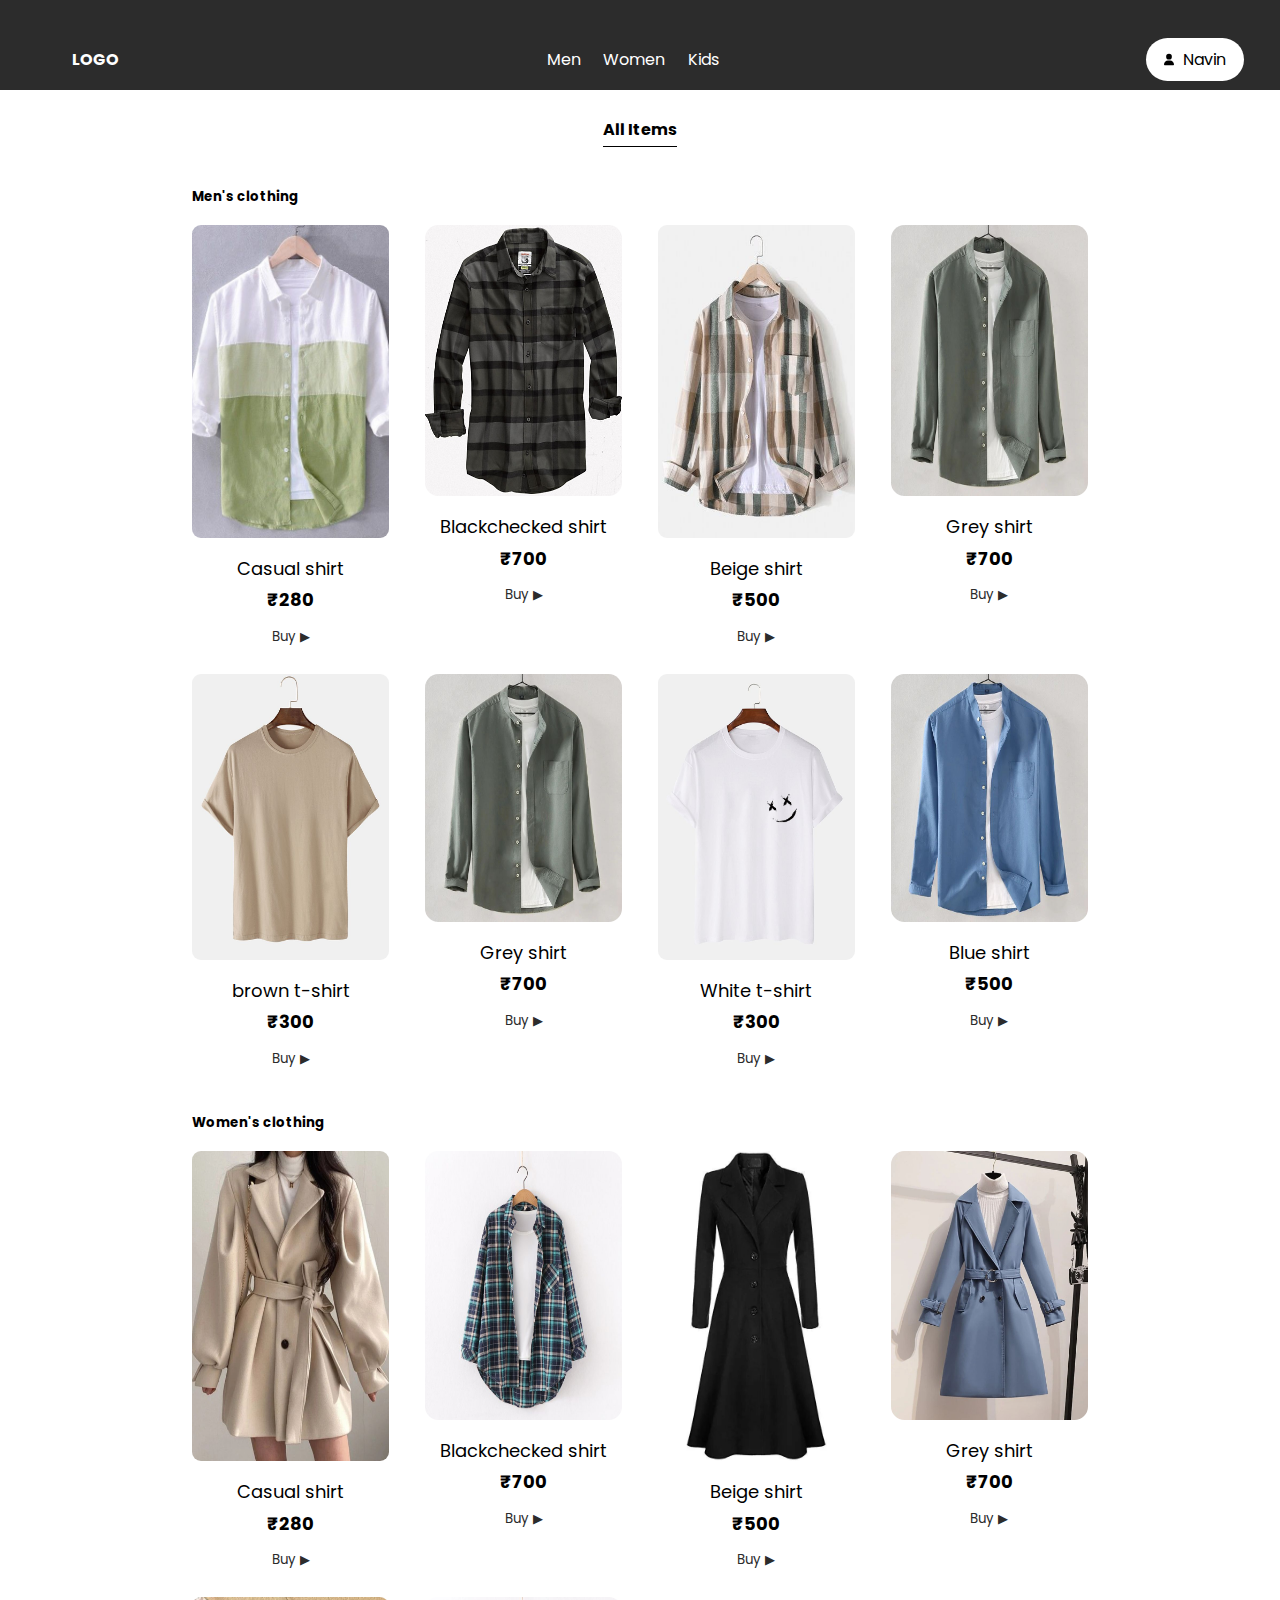
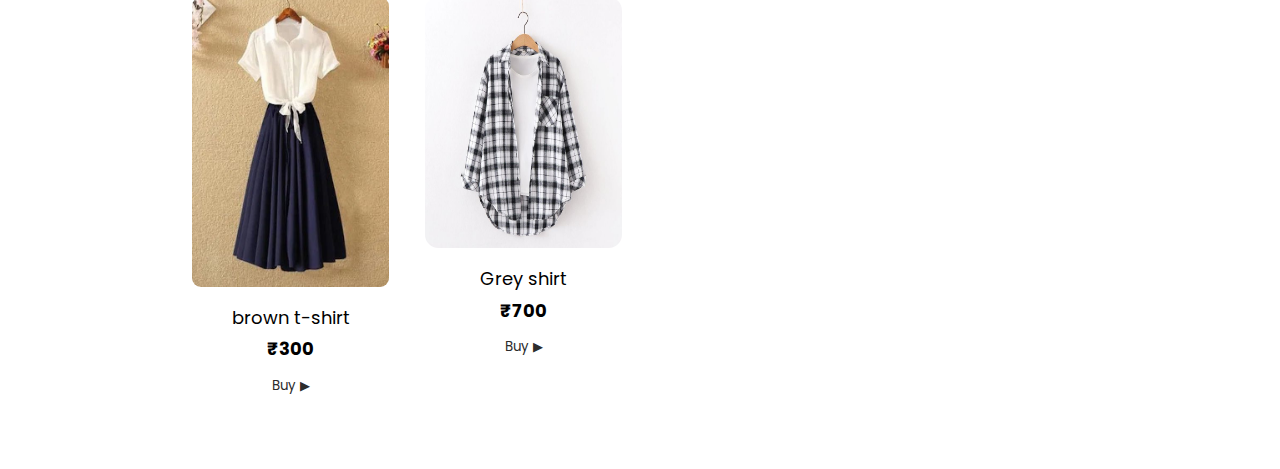
<file: e-com/index.html>
<!DOCTYPE html>
<html lang="en">
<head>
    <meta charset="UTF-8">
    <meta name="viewport" content="width=device-width, initial-scale=1.0">
    <link rel="stylesheet" href="styles.css">
    <title>shop easy</title>
</head>
<body>
   <header>
    <div class="logo">
        <h4 style="color:#fff;">LOGO</h4>
    </div>
    <nav>
        <ul>
            <li><a href="#" target="_blank">Men</a></li>
            <li><a href="#" target="_blank">Women</a></li>
            <li><a href="#" target="_blank">Kids</a></li>
        </ul>
    </nav>
    <div class="user">
        <img src="assets\user-solid.svg" alt="user profile" width="10px">
        <p>Navin</p>
    </div>
   </header>
   <div class="page-wrapper">
    <h4>All Items</h4>
    <h5>Men's clothing</h5>
    <div class="container">
        <div class="card odd">
            <a href="product.html" target="_blank"><img src="assets\shirt-1.jpg" alt=".."></a>
            <p>Casual shirt</p>
            <h2>₹280</h2>
            <button>Buy ▶</button>
        </div>
        <div class="card even">
            <a href="product.html"><img src="assets\shirt-2.jpg" alt=".."></a>
            <p>Blackchecked shirt</p>
            <h2>₹700</h2>
            <button>Buy ▶</button>
        </div>
        <div class="card odd">
            <a href="product.html"><img src="assets\shirt-3.jpg" alt=".."></a>
            <p>Beige shirt</p>
            <h2>₹500</h2>
            <button>Buy ▶</button>
        </div>
        <div class="card even">
            <a href="product.html"><img src="assets\shirt-4.jpg" alt=".."></a>
            <p>Grey shirt</p>
            <h2>₹700</h2>
            <button>Buy ▶</button>
        </div>
        <div class="card odd">
            <a href="product.html"><img src="assets\shirt-6.jpg" alt=".."></a>
            <p>brown t-shirt</p>
            <h2>₹300</h2>
            <button>Buy ▶</button>
        </div>
        <div class="card even">
            <a href="product.html"><img src="assets\shirt-4.jpg" alt=".."></a>
            <p>Grey shirt</p>
            <h2>₹700</h2>
            <button>Buy ▶</button>
        </div>
        <div class="card odd">
            <a href="product.html"><img src="assets\shirt-8.jpg" alt=".."></a>
            <p>White t-shirt</p>
            <h2>₹300</h2>
            <button>Buy ▶</button>
        </div>
        <div class="card even">
            <a href="product.html"><img src="assets\shirt-7.jpg" alt=".."></a>
            <p>Blue shirt</p>
            <h2>₹500</h2>
            <button>Buy ▶</button>
        </div>
    </div>
    <h5>Women's clothing</h5>
    <div class="container">
        <div class="card odd">
            <a href="product.html" target="_blank"><img src="assets\women-1.jpg" alt=".."></a>
            <p>Casual shirt</p>
            <h2>₹280</h2>
            <button>Buy ▶</button>
        </div>
        <div class="card even">
            <a href="product.html"><img src="assets\women-3.jpg" alt=".."></a>
            <p>Blackchecked shirt</p>
            <h2>₹700</h2>
            <button>Buy ▶</button>
        </div>
        <div class="card odd">
            <a href="product.html"><img src="assets\women-2.jpg" alt=".."></a>
            <p>Beige shirt</p>
            <h2>₹500</h2>
            <button>Buy ▶</button>
        </div>
        <div class="card even">
            <a href="product.html"><img src="assets\women-4.jpg" alt=".."></a>
            <p>Grey shirt</p>
            <h2>₹700</h2>
            <button>Buy ▶</button>
        </div>
        <div class="card odd">
            <a href="product.html"><img src="assets\women-6.jpg" alt=".."></a>
            <p>brown t-shirt</p>
            <h2>₹300</h2>
            <button>Buy ▶</button>
        </div>
        <div class="card even">
            <a href="product.html"><img src="assets\women-5.jpg" alt=".."></a>
            <p>Grey shirt</p>
            <h2>₹700</h2>
            <button>Buy ▶</button>
        </div>
    </div>
   </div>
    
</body>
</html>
</file>
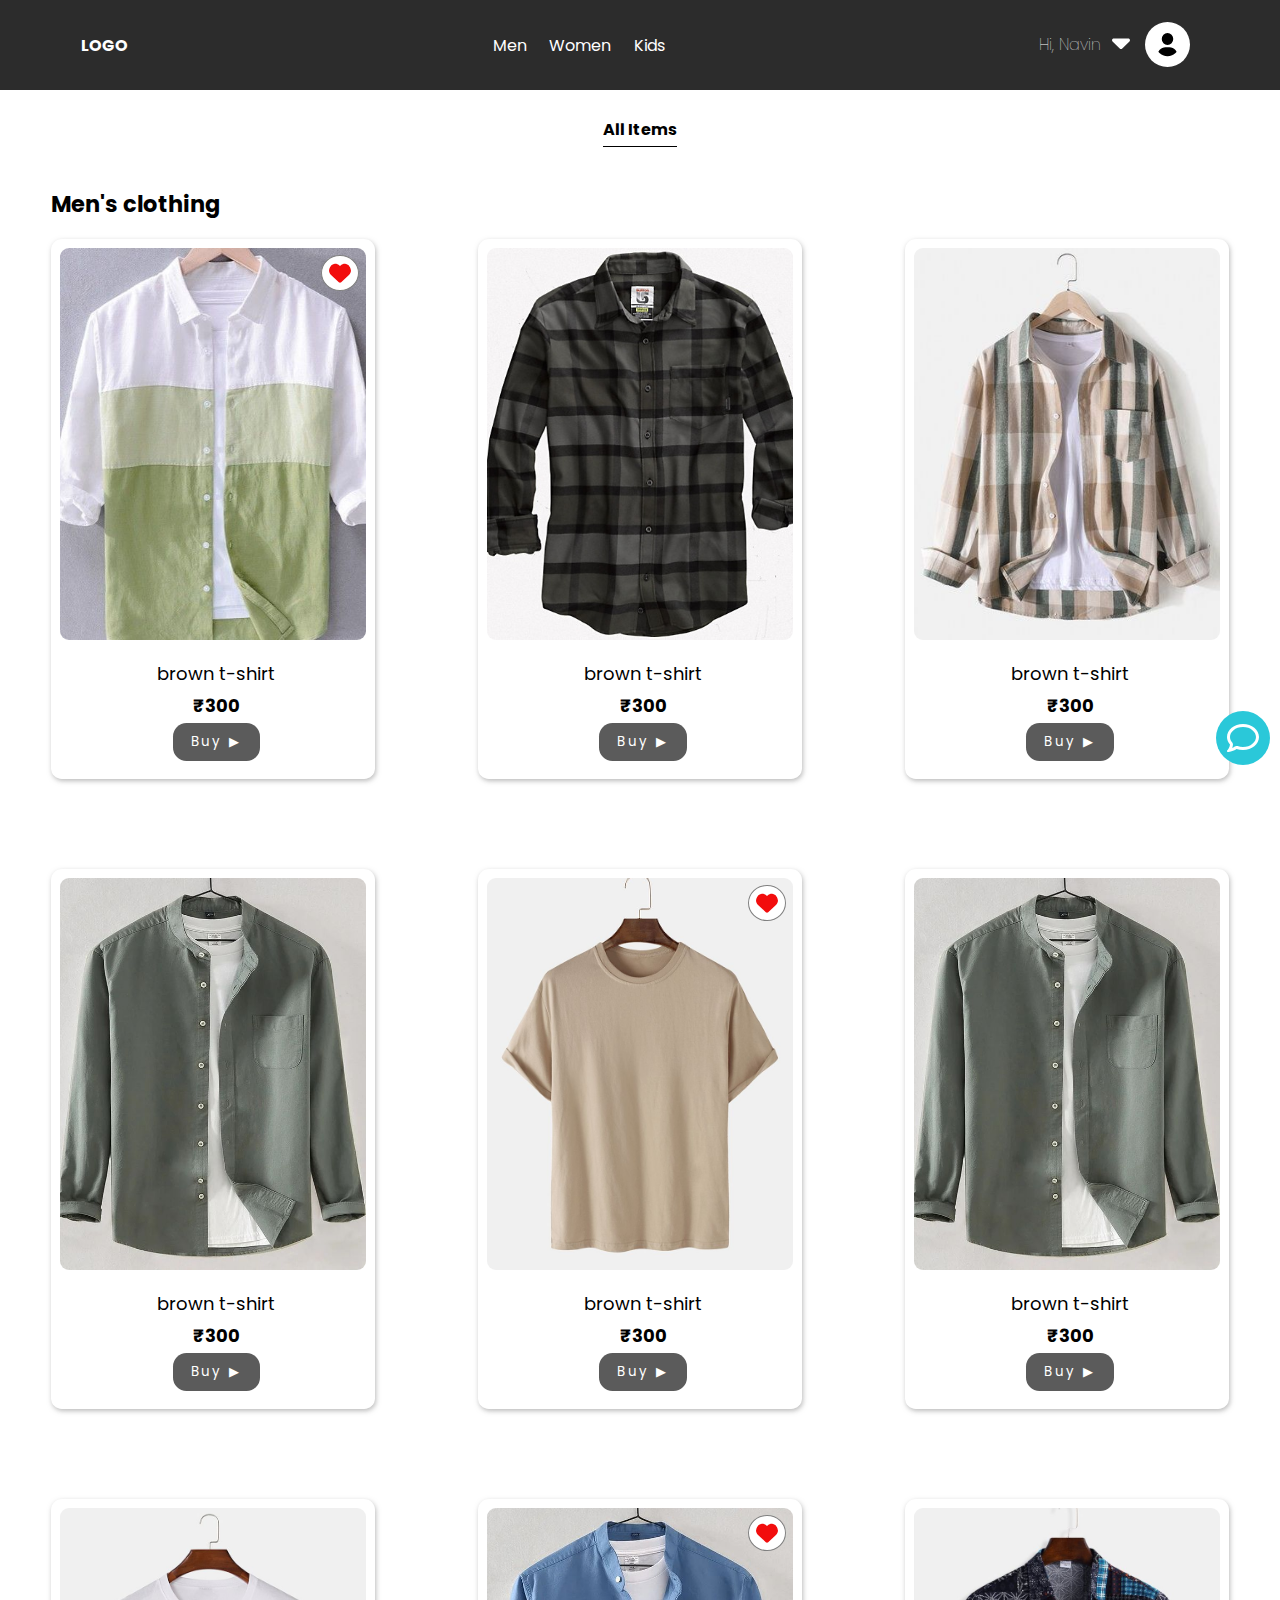
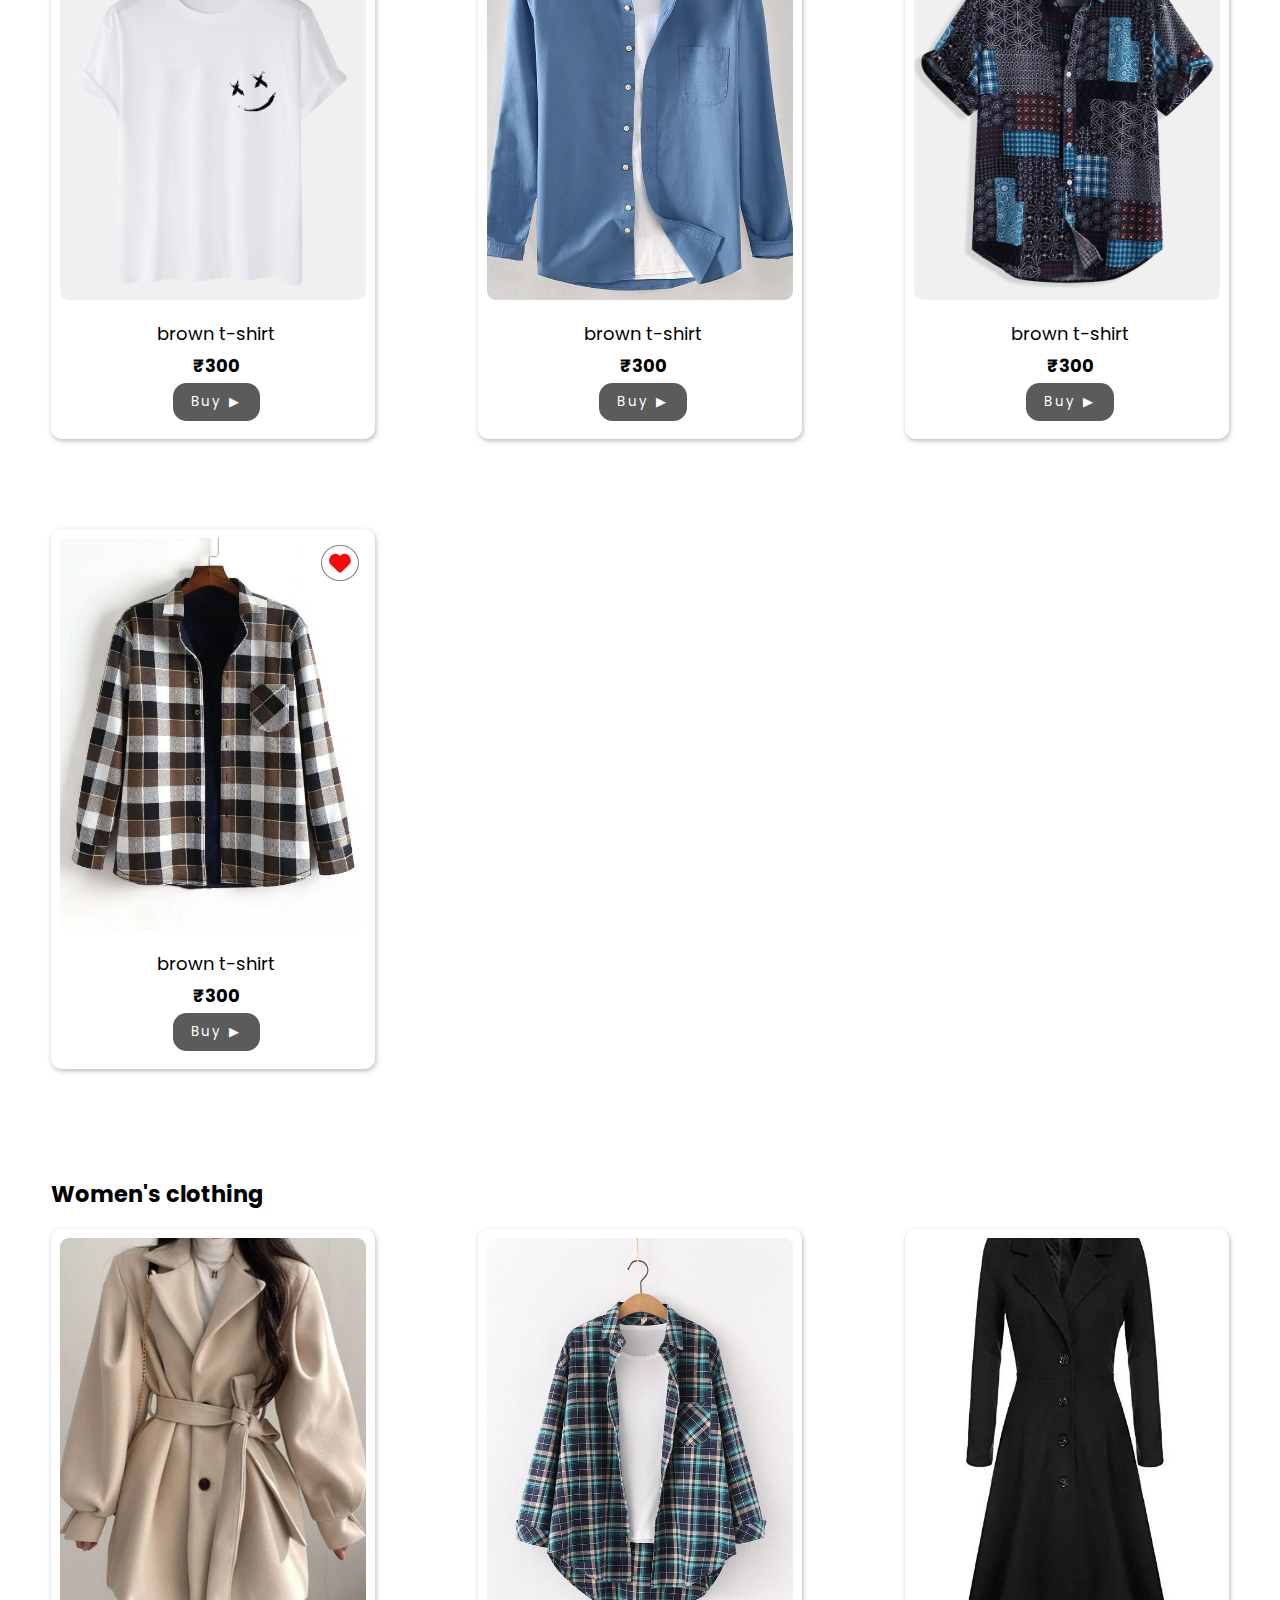
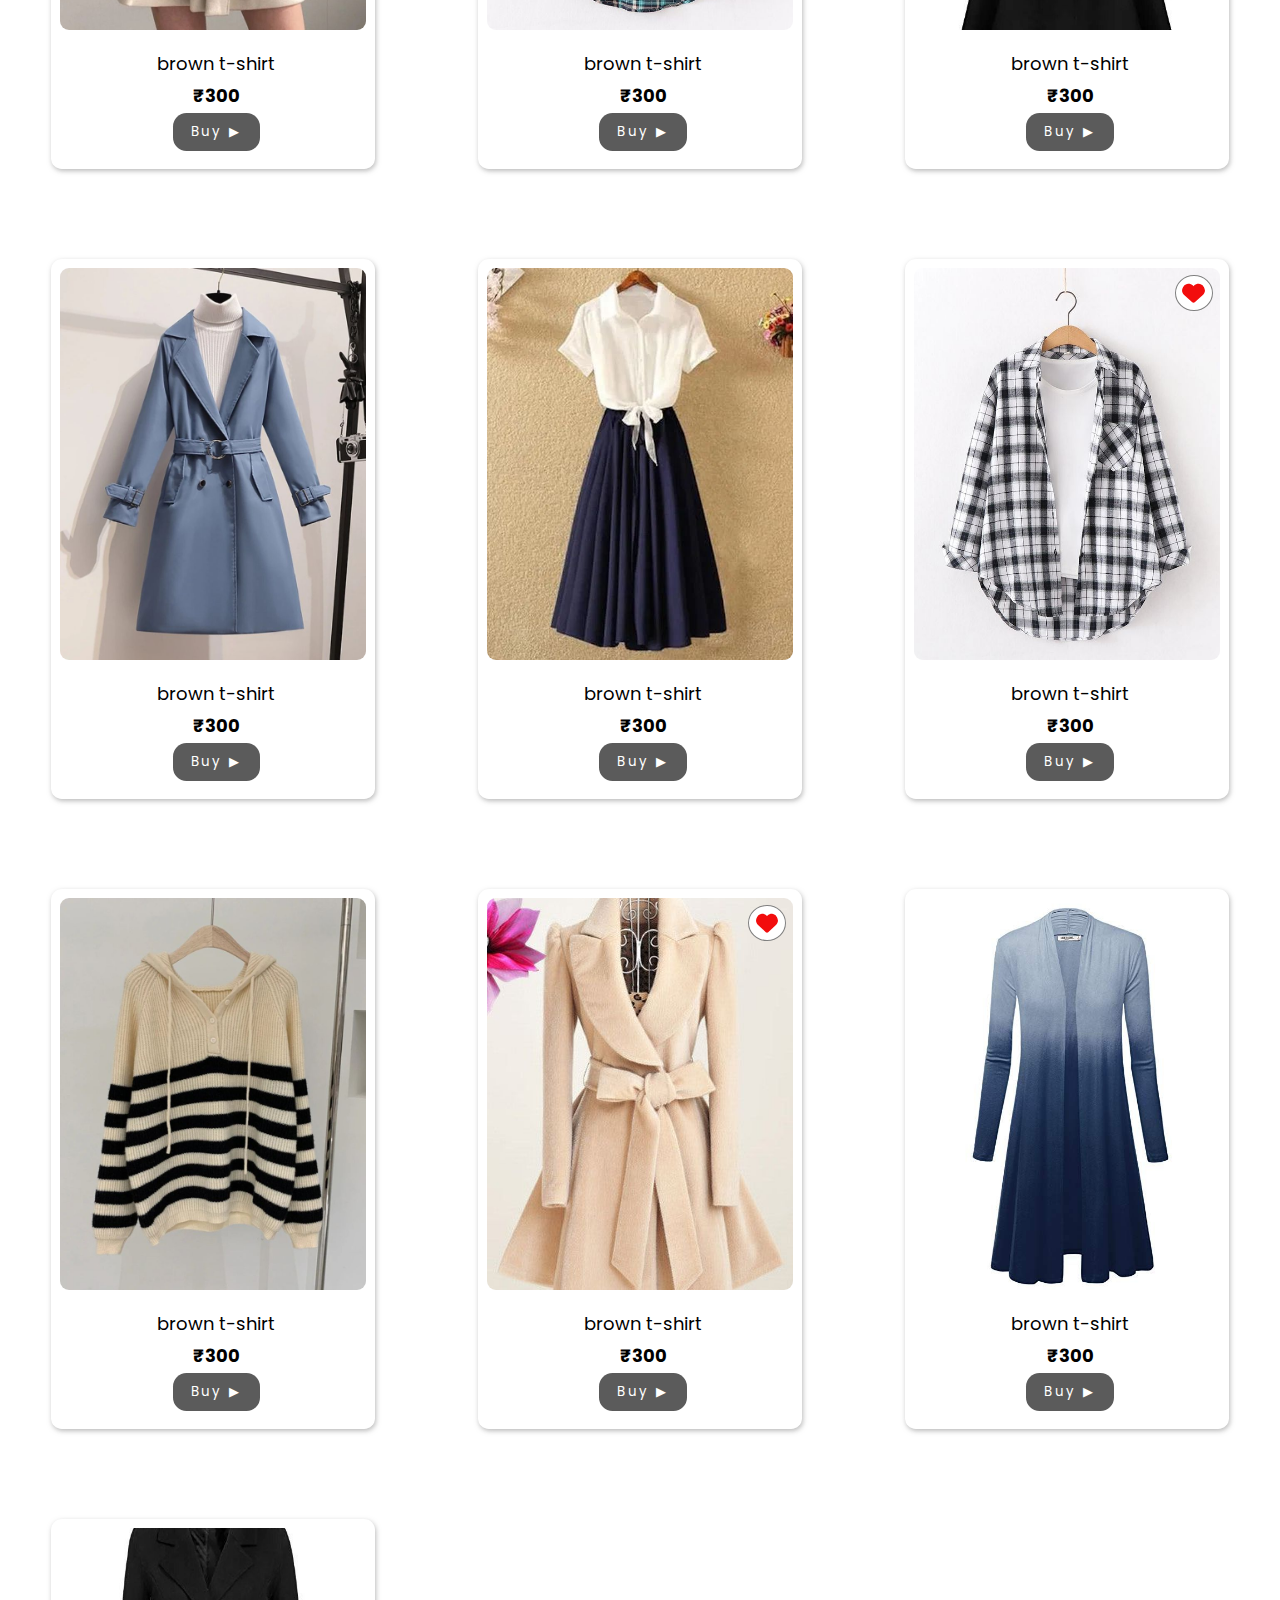
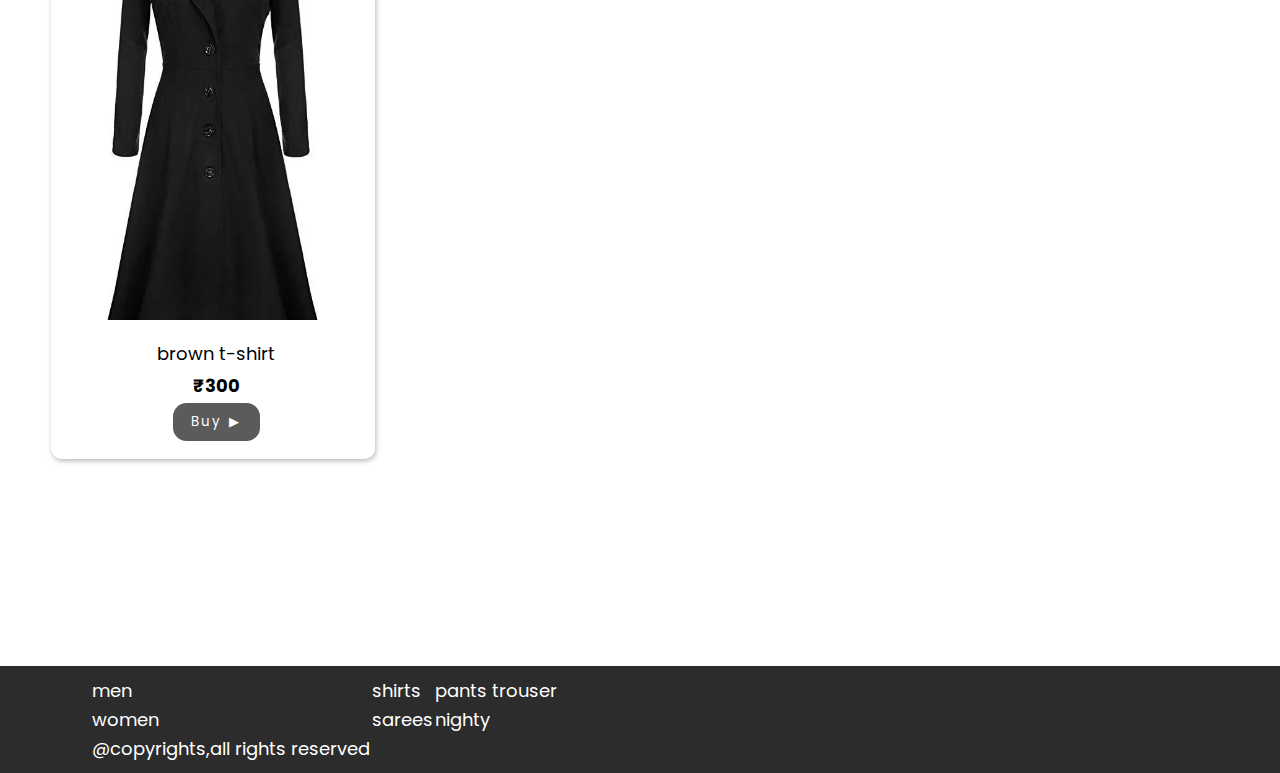
<file: E-commerce/index.html>
<!DOCTYPE html>
<html lang="en">
<head>
    <meta charset="UTF-8">
    <meta name="viewport" content="width=device-width, initial-scale=1.0">
    <link rel="stylesheet" href="styles.css">
    <title>shop easy</title>
</head>
<body>
   <header>
    <div class="logo">
        <h4 style="color:#fff;">LOGO</h4>
    </div>
    <nav>
        <ul>
            <li><a href="#" target="_blank">Men</a></li>
            <li><a href="#" target="_blank">Women</a></li>
            <li><a href="#" target="_blank">Kids</a></li>
        </ul>
    </nav>
    <div class="user">
        <h4 style="color:#fff;font-weight:100;">Hi, Navin</h4>
        <button id="btn-log"><img src="assets\caret-down-solid.svg" alt="cart-down"></button>
        <img src="assets\user-solid.svg" alt="user profile" width="15px" id="profile">
    </div>
   </header>
   <div class="page-wrapper">
    <h4>All Items</h4>
    <h5 style="font-size:2.5vh;">Men's clothing</h5>
    <div class="container">
        <div class="card odd">
            <a href="product.html" target="_blank"><img src="assets\shirt-1.jpg" alt=".."></a>
            <div class="prod-det">
                <p>brown t-shirt</p>
                <h2>₹300</h2>
                <button>Buy ▶</button>
            </div>
            <div class="likes">
                <img src="assets\heart-solid.svg" alt="heart-icon" id="heart-icon"/>
            </div>
        </div>
        <div class="card even">
            <a href="product.html"><img src="assets\shirt-2.jpg" alt=".."></a>
            <div class="prod-det">
                <p>brown t-shirt</p>
                <h2>₹300</h2>
                <button>Buy ▶</button>
            </div>
        </div>
        <div class="card odd">
            <a href="product.html"><img src="assets\shirt-3.jpg" alt=".."></a>
            <div class="prod-det">
                <p>brown t-shirt</p>
                <h2>₹300</h2>
                <button>Buy ▶</button>
            </div>
        </div>
        <div class="card even">
            <a href="product.html"><img src="assets\shirt-4.jpg" alt=".."></a>
            <div class="prod-det">
                <p>brown t-shirt</p>
                <h2>₹300</h2>
                <button>Buy ▶</button>
            </div>
        </div>
        <div class="card odd">
            <a href="product.html"><img src="assets\shirt-6.jpg" alt=".."></a>
            <div class="prod-det">
                <p>brown t-shirt</p>
                <h2>₹300</h2>
                <button>Buy ▶</button>
            </div>
            <div class="likes">
                <img src="assets\heart-solid.svg" alt="heart-icon" id="heart-icon"/>
            </div>        </div>
        <div class="card even">
            <a href="product.html"><img src="assets\shirt-4.jpg" alt=".."></a>
            <div class="prod-det">
                <p>brown t-shirt</p>
                <h2>₹300</h2>
                <button>Buy ▶</button>
            </div>
        </div>
        <div class="card odd">
            <a href="product.html"><img src="assets\shirt-8.jpg" alt=".."></a>
            <div class="prod-det">
                <p>brown t-shirt</p>
                <h2>₹300</h2>
                <button>Buy ▶</button>
            </div>
        </div>
        <div class="card even">
            <a href="product.html"><img src="assets\shirt-7.jpg" alt=".."></a>
            <div class="prod-det">
                <p>brown t-shirt</p>
                <h2>₹300</h2>
                <button>Buy ▶</button>
            </div>
            <div class="likes">
                <img src="assets\heart-solid.svg" alt="heart-icon" id="heart-icon"/>
            </div>        
        </div>
        <div class="card odd">
            <a href="product.html"><img src="assets\shirt-9.jpg" alt=".."></a>
            <div class="prod-det">
                <p>brown t-shirt</p>
                <h2>₹300</h2>
                <button>Buy ▶</button>
            </div>
        </div>
        <div class="card even">
            <a href="product.html"><img src="assets\shirt-10.jpg" alt=".."></a>
            <div class="prod-det">
                <p>brown t-shirt</p>
                <h2>₹300</h2>
                <button>Buy ▶</button>
            </div>
            <div class="likes">
                <img src="assets\heart-solid.svg" alt="heart-icon" id="heart-icon"/>
            </div>        
        </div>
    </div>
    <h5 style="font-size:2.5vh;">Women's clothing</h5>    
    <div class="container">
        <div class="card odd">
            <a href="product.html" target="_blank"><img src="assets\women-1.jpg" alt=".."></a>
            <div class="prod-det">
                <p>brown t-shirt</p>
                <h2>₹300</h2>
                <button>Buy ▶</button>
            </div>
        </div>
        <div class="card even">
            <a href="product.html"><img src="assets\women-3.jpg" alt=".."></a>
            <div class="prod-det">
                <p>brown t-shirt</p>
                <h2>₹300</h2>
                <button>Buy ▶</button>
            </div>
        </div>
        <div class="card odd">
            <a href="product.html"><img src="assets\women-2.jpg" alt=".."></a>
            <div class="prod-det">
                <p>brown t-shirt</p>
                <h2>₹300</h2>
                <button>Buy ▶</button>
            </div>
        </div>
        <div class="card even">
            <a href="product.html"><img src="assets\women-4.jpg" alt=".."></a>
            <div class="prod-det">
                <p>brown t-shirt</p>
                <h2>₹300</h2>
                <button>Buy ▶</button>
            </div>
        </div>
        <div class="card odd">
            <a href="product.html"><img src="assets\women-6.jpg" alt=".."></a>
            <div class="prod-det">
                <p>brown t-shirt</p>
                <h2>₹300</h2>
                <button>Buy ▶</button>
            </div>
        </div>
        <div class="card even">
            <a href="product.html"><img src="assets\women-5.jpg" alt=".."></a>
            <div class="prod-det">
                <p>brown t-shirt</p>
                <h2>₹300</h2>
                <button>Buy ▶</button>
            </div>
            <div class="likes">
                <img src="assets\heart-solid.svg" alt="heart-icon" id="heart-icon"/>
            </div>        
        </div>
        <div class="card odd">
            <a href="product.html"><img src="assets\women-7.jpg" alt=".."></a>
            <div class="prod-det">
                <p>brown t-shirt</p>
                <h2>₹300</h2>
                <button>Buy ▶</button>
            </div>
        </div>
        <div class="card even">
            <a href="product.html"><img src="assets\women-8.jpg" alt=".."></a>
            <div class="prod-det">
                <p>brown t-shirt</p>
                <h2>₹300</h2>
                <button>Buy ▶</button>
            </div>
            <div class="likes">
                <img src="assets\heart-solid.svg" alt="heart-icon" id="heart-icon"/>
            </div>        
        </div>
        <div class="card odd">
            <a href="product.html"><img src="assets\women-9.jpg" alt=".."></a>
            <div class="prod-det">
                <p>brown t-shirt</p>
                <h2>₹300</h2>
                <button>Buy ▶</button>
            </div>
        </div>
        <div class="card even">
            <a href="product.html"><img src="assets\women-2.jpg" alt=".."></a>
            <div class="prod-det">
                <p>brown t-shirt</p>
                <h2>₹300</h2>
                <button>Buy ▶</button>
            </div>      
        </div>
    </div>
   </div>
   <div class="chatbot"><img src="assets\comment-regular.svg" alt=".."></div>
   <footer>
    <table>
        <tr>
            <td>men</td>
            <td>shirts</td>
            <td>pants</td>
            <td>trouser</td>
        </tr>
        <tr>
            <td>women</td>
            <td>sarees</td>
            <td>nighty</td>
        </tr>
        <tr>
            <td>@copyrights,all rights reserved</td>
        </tr>
    </table>
   </footer>
    
</body>
</html>
</file>
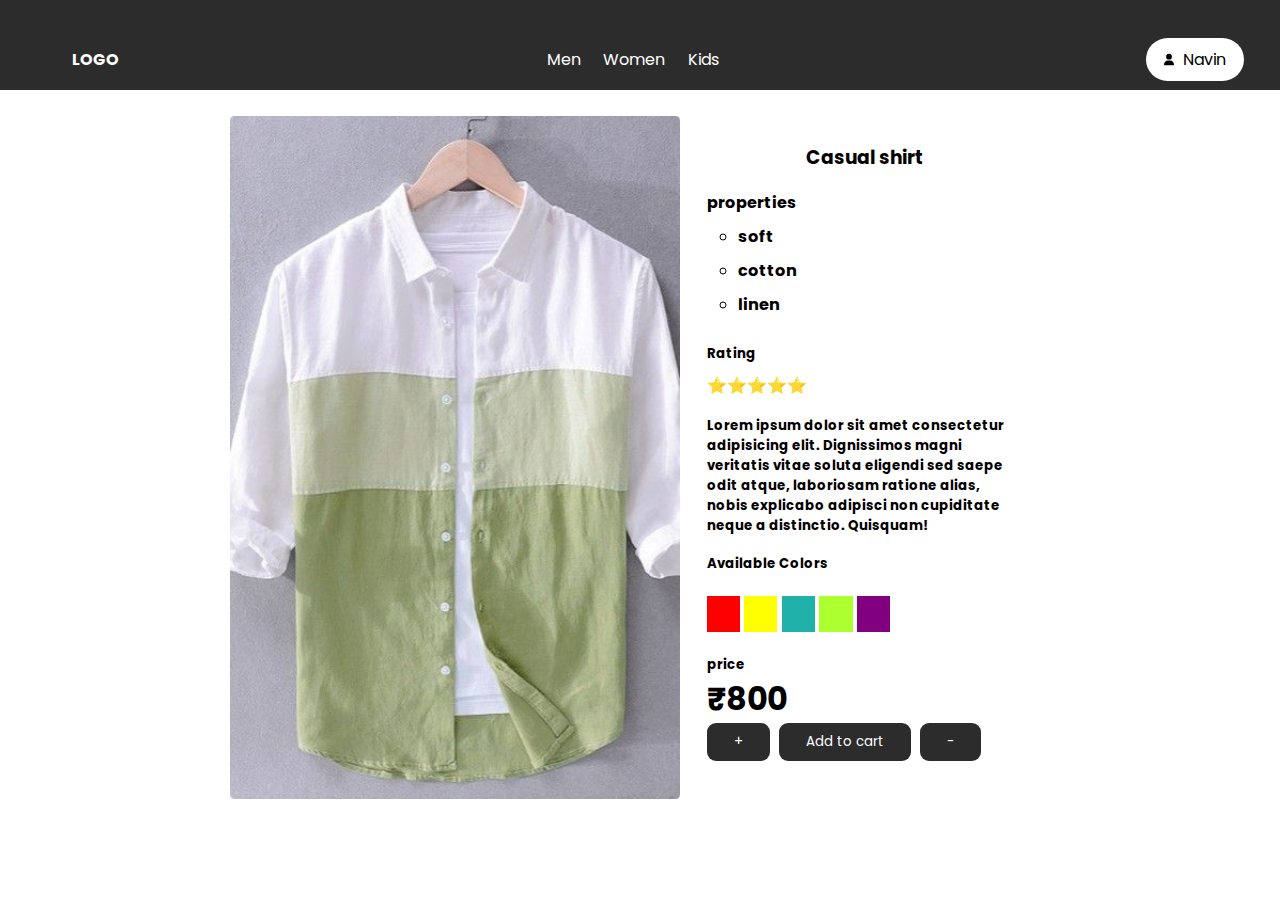
<file: e-com/product.html>
<!DOCTYPE html>
<html lang="en">
<head>
    <meta charset="UTF-8">
    <meta name="viewport" content="width=device-width, initial-scale=1.0">
    <link rel="stylesheet" href="styles.css">
    <title>Product</title>
</head>
<body>
    <header>
        <div class="logo">
            <h4 style="color:#fff;">LOGO</h4>
        </div>
        <nav>
            <ul>
                <li><a href="#" target="_blank">Men</a></li>
                <li><a href="#" target="_blank">Women</a></li>
                <li><a href="#" target="_blank">Kids</a></li>
            </ul>
        </nav>
        <div class="user">
            <img src="assets\user-solid.svg" alt="user profile" width="10px">
            <p>Navin</p>
        </div>
       </header>
       <di class="products">
        <div class="product-wrapper">
            <div class="left">
                <img src="assets\shirt-1.jpg" alt="...">
            </div>
            <div class="right">
                <h3>Casual shirt</h3>
                <h4>properties
                    <ul>
                    <li>soft</li>
                    <li>cotton</li>
                    <li>linen</li>
                    </ul>
                </h4>
                <div class="likes">
                    <h5>Rating</h5>
                    <div class="rating" style="margin-top:1vh;">⭐⭐⭐⭐⭐</div>
                </div>
                <h5>Lorem ipsum dolor sit amet consectetur adipisicing elit. Dignissimos magni veritatis vitae soluta eligendi sed saepe odit atque, 
                    laboriosam ratione alias, nobis explicabo adipisci non cupiditate neque a distinctio. Quisquam!
                </h5>
                <h5 style="margin-top:2vh;">Available Colors</h5>
                <div class="colors">
                    <div class="col" style="background-color:red;"></div>
                    <div class="col" style="background-color:yellow;"></div>
                    <div class="col" style="background-color:lightseagreen;"></div>
                    <div class="col" style="background-color:greenyellow;"></div>
                    <div class="col" style="background-color:purple;"></div>
                </div>
                <div class="price">
                    <h5>price</h5>
                    <h1 class="price">₹800</h1>
                </div>
                <div class="grp-btn">
                    <button>+</button>
                    <button>Add to cart</button>
                    <button>-</button>
                </div>
            </div>
        </div>
       </di>
    
        
</body>
</html>
</file>
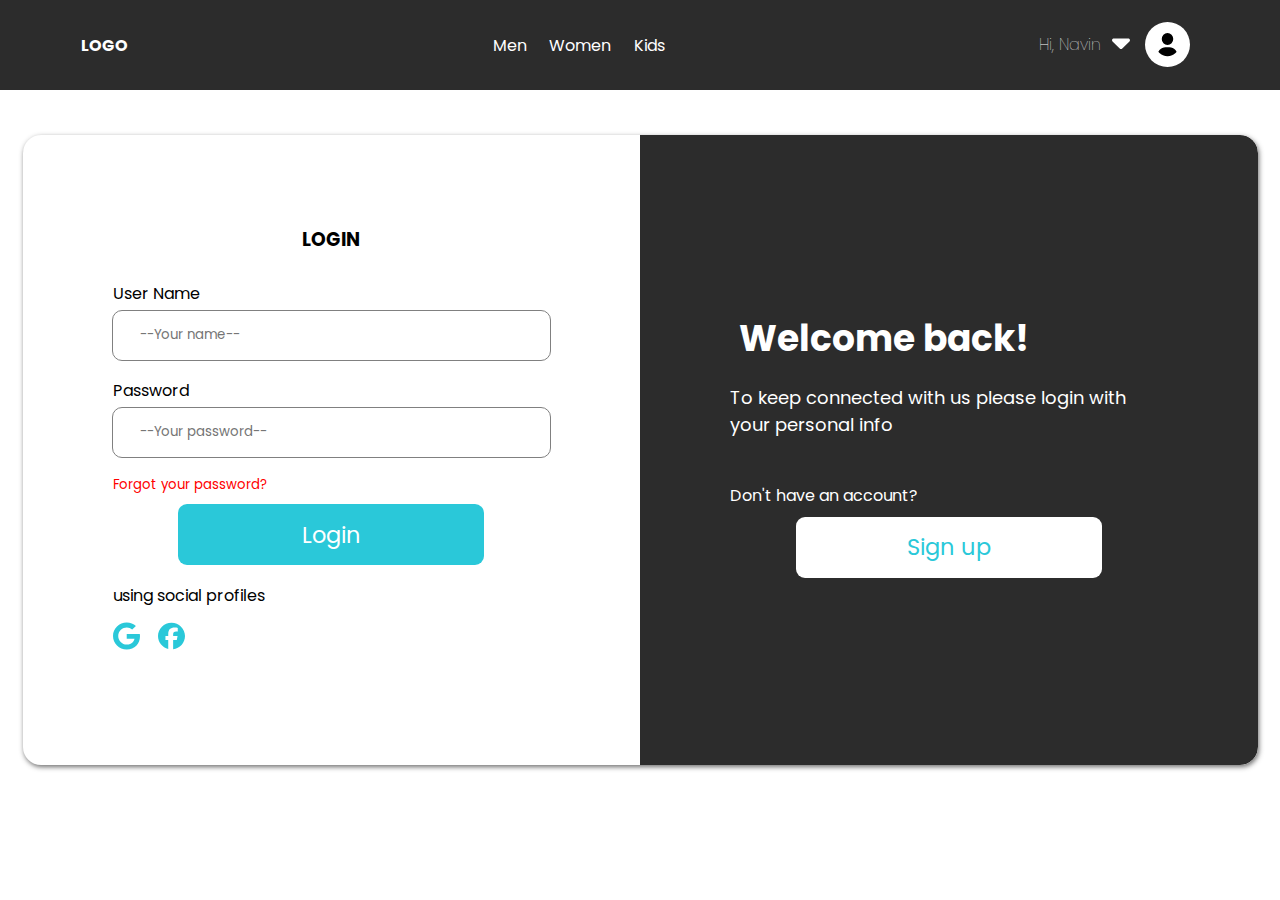
<file: E-commerce/login.html>
<!DOCTYPE html>
<html lang="en">
<head>
    <meta charset="UTF-8">
    <meta name="viewport" content="width=device-width, initial-scale=1.0">
    <link rel="stylesheet" href="styles.css">
    <title>Login</title>
</head>
<body>
    <header>
        <div class="logo">
            <h4 style="color:#fff;">LOGO</h4>
        </div>
        <nav>
            <ul>
                <li><a href="#" target="_blank">Men</a></li>
                <li><a href="#" target="_blank">Women</a></li>
                <li><a href="#" target="_blank">Kids</a></li>
            </ul>
        </nav>
        <div class="user">
            <h4 style="color:#fff;font-weight:100;">Hi, Navin</h4>
            <button id="btn-log"><img src="assets\caret-down-solid.svg" alt="cart-down"></button>
            <img src="assets\user-solid.svg" alt="user profile" width="15px" id="profile">
        </div>
       </header>
    <div class="login-container">
        <div class="form">
            <div class="login">
                <h3 style="text-align: center;margin-bottom:3vh;">LOGIN</h3>
                <label for="username">User Name</label>
                <input type="text" placeholder="--Your name--" id="username" name="user name" required>
                <label for="password">Password</label>
                <input type="password" placeholder="--Your password--" id="password" name="upassword" required>
                <h5><a href="#" style="text-decoration: none;color:red;font-weight: 400;">Forgot your password?</a></h5>
                <div class="submit">
                    <button type="submit">Login</button>
                </div>
                <p style="margin:1vh 0;">using social profiles</p>
                <div class="socials">
                    <img src="assets\google.svg" alt="Google">
                    <img src="assets\facebook.svg" alt="Facebook">
                </div>
                <div class="option">
                    <p>Don't have an account,<a href="#">Sign up</a></p>
                </div>
            </div>
            <div class="banner">
                <h2>Welcome back!</h2>
                <p id="welcome">To keep connected with us please login with your personal info</p>
                <p>Don't have an account?</p>
                <button>Sign up</button>
            </div>
        </div>
    </div>
</body>
</html>
</file>
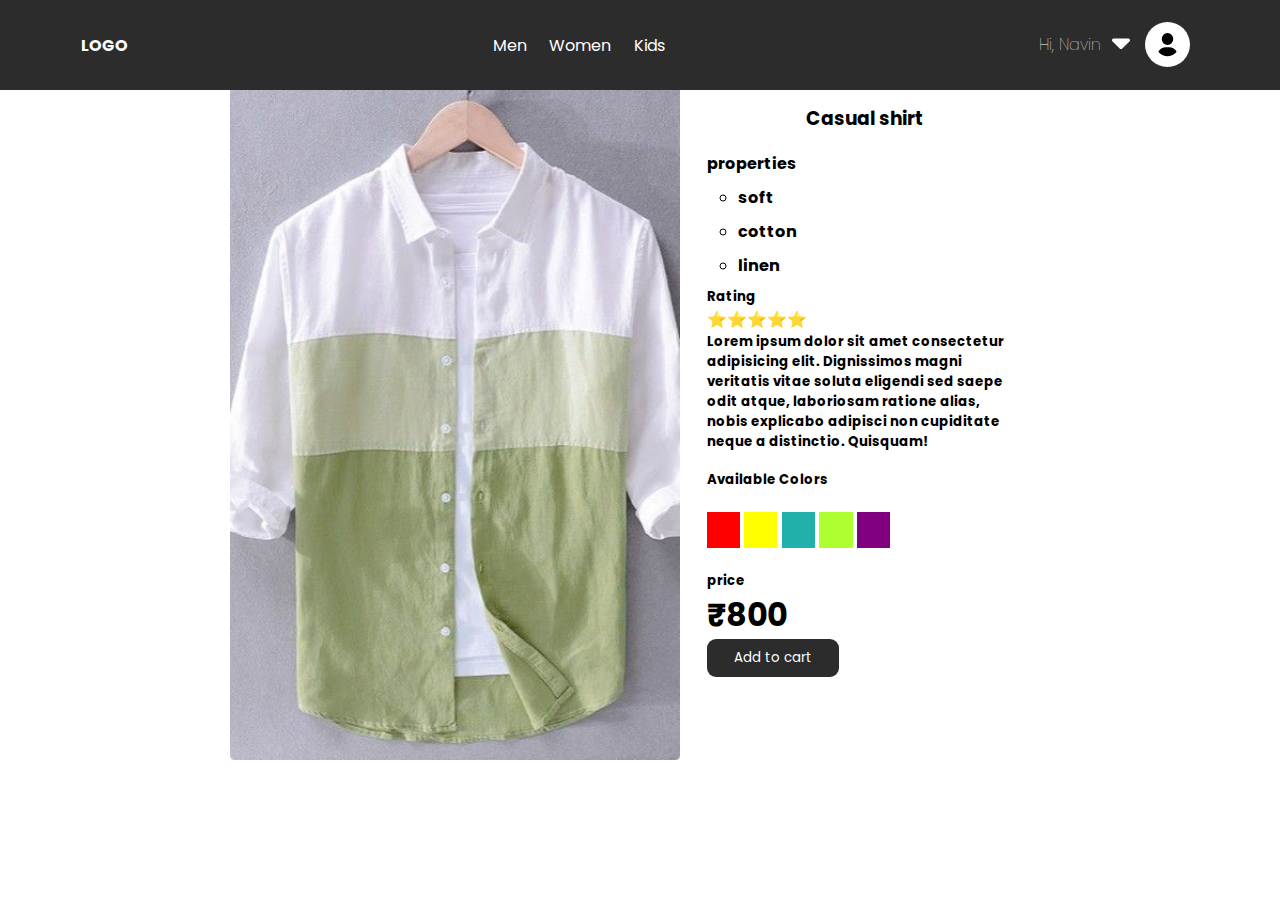
<file: E-commerce/product.html>
<!DOCTYPE html>
<html lang="en">
<head>
    <meta charset="UTF-8">
    <meta name="viewport" content="width=device-width, initial-scale=1.0">
    <link rel="stylesheet" href="styles.css">
    <title>Product</title>
</head>
<body>
    <header>
        <div class="logo">
            <h4 style="color:#fff;">LOGO</h4>
        </div>
        <nav>
            <ul>
                <li><a href="#" target="_blank">Men</a></li>
                <li><a href="#" target="_blank">Women</a></li>
                <li><a href="#" target="_blank">Kids</a></li>
            </ul>
        </nav>
        <div class="user">
            <h4 style="color:#fff;font-weight:100;">Hi, Navin</h4>
            <button id="btn-log"><img src="assets\caret-down-solid.svg" alt="cart-down"></button>
            <img src="assets\user-solid.svg" alt="user profile" width="15px" id="profile">
        </div>
       </header>
       <di class="products">
        <div class="product-wrapper">
            <div class="left">
                <img src="assets\shirt-1.jpg" alt="...">
            </div>
            <div class="right">
                <h3>Casual shirt</h3>
                <h4>properties
                    <ul>
                    <li>soft</li>
                    <li>cotton</li>
                    <li>linen</li>
                    </ul>
                </h4>
                <div class="like">
                    <h5>Rating</h5>
                    <div class="rating">⭐⭐⭐⭐⭐</div>
                </div>
                <h5>Lorem ipsum dolor sit amet consectetur adipisicing elit. Dignissimos magni veritatis vitae soluta eligendi sed saepe odit atque, 
                    laboriosam ratione alias, nobis explicabo adipisci non cupiditate neque a distinctio. Quisquam!
                </h5>
                <h5 style="margin-top:2vh;">Available Colors</h5>
                <div class="colors">
                    <div class="col" style="background-color:red;"></div>
                    <div class="col" style="background-color:yellow;"></div>
                    <div class="col" style="background-color:lightseagreen;"></div>
                    <div class="col" style="background-color:greenyellow;"></div>
                    <div class="col" style="background-color:purple;"></div>
                </div>
                <div class="price">
                    <h5>price</h5>
                    <h1 class="price">₹800</h1>
                </div>
                <div class="grp-btn">
                    <button>Add to cart</button>
                </div>
            </div>
        </div>
       </di>
    
        
</body>
</html>
</file>
<file: e-com/styles.css>
/* Importing Google Fonts */
@import url("https://fonts.googleapis.com/css2?family=Poppins:wght@300;400;500;600&display=swap");

/* Global reset and font family */
* {
    padding: 0;
    margin: 0;
    box-sizing: border-box;
    font-family: 'Poppins', sans-serif;
}

/* Setting body size */
body {
    width: 100%;
    height: 100vh;
}

/* Hiding scrollbar in webkit browsers */
html::-webkit-scrollbar {
    display: none;
}

/* Header styles */
header {
    height: 10vh;
    width: 100%;
    background-color: #2c2c2c;
    display: inline-flex;
    justify-content: space-between;
    padding: 1vh 4vh 1vh 8vh;
    align-items: last baseline;
}

/* Navigation styles */
header nav ul {
    list-style: none;
    display: flex;
    align-items: center;
    gap: 2.5vh;
}

/* Navigation link styles */
nav li a {
    text-decoration: none;
    color: #fff;
}

nav li a:hover {
    color: rgb(42, 200, 217);
    text-decoration: underline;
    text-underline-offset: 0.8vh;
    text-decoration-color: grey;
}

/* User profile styles */
header .user {
    display: flex;
    gap: 1vh;
    background-color: #fff;
    padding: 1vh 2vh;
    border-radius: 50px;
}

header .user:hover {
    background-color: rgb(42, 200, 217);
    color: #fff;
}

/* Page wrapper styles */
.page-wrapper {
    width: 100%;
    padding: 3vh 15%;
}

/* Heading styles */
.page-wrapper h4 {
    text-align: center;
    margin-bottom: 5vh;
    text-decoration: underline;
    text-underline-offset: 1.2vh;
    text-decoration-thickness: 1px;
}

.page-wrapper h5 {
    margin: 2vh 0;
}

/* Grid container styles */
.page-wrapper .container {
    display: grid;
    column-gap:4%;
    row-gap:4%;
    grid-template-columns: repeat(4, 1fr);
}

/* Media query for smaller screens */
@media screen and (max-width: 990px) {
    .page-wrapper .container {
        grid-template-columns: repeat(2, 1fr); /* Adjusting to two columns for smaller screens */
    }
}

/* Card styles */
.page-wrapper .container .card {
    width:100%;
    height:100%;
    position: relative;
    text-align: center;
    border-radius:0.5vh;
}

.page-wrapper .card img {
    width: 100%;
    height:75%;
    margin-bottom:5%;
    border-radius: 1vh;
}
.page-wrapper .even img{
    width: 100%;
    height:65%;
    border-radius:1.5vh;
}

.page-wrapper .card p ,h2{
    font-size: 2vh;
    padding: 0 1vh;
    margin-bottom: 0.5vh;
}
.page-wrapper .card .price {
    display: flex;
    padding: 0 0.3vh;
    margin-top: 2vh;
    align-items: center;
    justify-content: space-between;
}

.page-wrapper .card button {
    padding: 1vh 1.5vh;
    border-radius: 1.5vh;
    outline: none;
    border: none;
    text-align: center;
    color: #2c2c2c;
    background-color: #fff;
}

.page-wrapper .card button:hover {
    background-color: rgb(42, 200, 217);
    color: #fff;
}

/* Product page styles */
/* Product page styles */
.products{
    height: 90vh;
    width: 100%;
    padding:2% 10%;
    display: flex;
    justify-content: center;
}
.page-wrapper .container{
    margin-bottom:10vh;
}
.product-wrapper {
    height: 90%;
    width: 80%;
    display: flex;
}
.product-wrapper .right{
    display: flex;
    flex-direction: column;
    margin:1vh 2vh;
    padding:2vh 1vh; 
}
@media screen and (max-width: 990px){
    .products{
        height: 90vh;
        width: 100%;
        padding:2% 5%;
        display: flex;
        justify-content: center;
    }
    .product-wrapper {
        height:90%;
        width: 100%;
        display: flex;
    }
    .product-wrapper .right{
        display: flex;
        flex-direction: column;
        margin:0 2vh;
        padding:0vh 1vh; 
    }
}
.product-wrapper .left img{
    height: 100%;
    width: auto;
    border-radius:0.5vh;
}
.product-wrapper .right h3{
    margin-bottom:2vh;
    text-align: center;
}
.product-wrapper .right ul{
    list-style:circle;
    margin:1vh 3.5vh;
}

.product-wrapper .right ul li {
    font-size: 1.8vh;
    margin-bottom: 1vh;
}
.product-wrapper .right .likes{
    margin:2vh 0;
    display:grid;
}
.product-wrapper .right .h5{
    font-weight: 200;
}
.colors {
    display: flex;
    margin:2.5vh 0;
    width:70%;
    gap:2%;
    height:4vh;
}

.col {
   height:4vh;
   width:15%;
}

.product-wrapper .grp-btn {
    display: flex;
    align-items: center;
}

.product-wrapper .grp-btn button {
    padding: 1vh 3vh;
    border-radius: 1vh;
    outline: none;
    border: none;
    text-align: center;
    color:#fff;
    background-color:#2c2c2c;
    margin-right: 1vh;
}

.product-wrapper .grp-btn button:hover {
    background-color: rgb(42, 200, 217);
    color: #fff;
}
</file>
<file: E-commerce/styles.css>
/* Importing Google Fonts */
@import url("https://fonts.googleapis.com/css2?family=Poppins:wght@300;400;500;600&display=swap");

/* Global reset and font family */
* {
    padding: 0;
    margin: 0;
    box-sizing: border-box;
    font-family: 'Poppins', sans-serif;
}

/* Setting body size */
body {
    width: 100%;
    height: 100vh;
}

/* Hiding scrollbar in webkit browsers */
html::-webkit-scrollbar {
    display: none;
}

/* Header styles */
header {
    height: 10vh;
    width: 100%;
    background-color: #2c2c2c;
    display:flex;
    justify-content: space-between;
    padding: 1vh 9vh;
    align-items:center;
    position:fixed;
    top:0px;
    z-index:20;
}

/* Navigation styles */
header nav ul {
    list-style: none;
    display: flex;
    align-items: center;
    gap: 2.5vh;
}

/* Navigation link styles */
nav li a {
    text-decoration: none;
    color: #fff;
}

nav li a:hover {
    color: rgb(42, 200, 217);
    text-decoration: underline;
    text-underline-offset: 0.8vh;
    text-decoration-color: grey;
}

/* User profile styles */
header .user{
    display: flex;
    gap:0.2vh;
    padding:1vh;
    align-items:center;
    justify-content: center;
}
header .user #profile{
    width:5vh;
    height:5vh;
    border-radius: 50%;
    margin-left:0.5vh;
    background-color: #fff;
    padding:1.2vh;
}
header .user #btn-log{
    background-color: #2c2c2c;
    margin:1vh 1vh;
    outline:none;
    border:none;
    cursor:pointer;
}
header .user button img{
    width:2vh;
}

/* Page wrapper styles */
.page-wrapper {
    width: 100%;
    margin-top:10vh;
    padding: 3vh 4%;
}

/* Heading styles */
.page-wrapper h4 {
    text-align: center;
    margin-bottom: 5vh;
    text-decoration: underline;
    text-underline-offset: 1.2vh;
    text-decoration-thickness: 1px;
}

.page-wrapper h5 {
    margin: 2vh 0;
}

/*container styles */
.page-wrapper .container {
    display:flex;
    flex-wrap: wrap;
    justify-content: space-between;
    row-gap:8vh;
}
/* Card styles */
.page-wrapper .container .card {
    width:36vh;
    height:60vh;
    padding:1vh;
    box-shadow:1px 2px 5px rgba(128, 128, 128, 0.537);
    position: relative;
    margin-bottom:2vh;
    text-align: center;
    border-radius:1.2vh;
}
.page-wrapper .card:hover{
    scale:1.25px;
}
.prod-det{
    position:absolute;
    bottom:0;
    left:30%;
    display: flex;
    flex-direction: column;
    align-items: center;
    justify-content: center;

}
.page-wrapper .card img {
    width: 100%;
    height:75%;
    margin-bottom:5%;
    object-fit: cover;
    border-radius: 1vh;
}

.page-wrapper .card p ,h2{
    font-size: 2vh;
    padding: 0 1vh;
    margin-bottom: 0.5vh;
}
.page-wrapper .card .price {
    display: flex;
    padding: 0 0.3vh;
    margin-top: 2vh;
    align-items: center;
    justify-content: space-between;
}

.page-wrapper .card button {
    padding: 1vh 2vh;
    border-radius: 1.5vh;
    letter-spacing:0.3vh;
    margin-bottom:2vh;
    outline: none;
    border: none;
    text-align: center;
    color: #fff;
    background-color: #2c2c2cc6;
}
.page-wrapper .container{
    margin-bottom:10vh;
}
.page-wrapper .card button:hover {
    background-color: rgb(42, 200, 217);
    color: #fff;
}

/* Product page styles */
/* Product page styles */
.products{
    height:90vh;
    width: 100%;
    padding:2% 10%;
    display: flex;
    justify-content: center;
}
.product-wrapper {
    height: 90%;
    width: 80%;
    margin:5%;
    display: flex;
}
.product-wrapper .right{
    display: flex;
    flex-direction: column;
    margin:1vh 2vh;
    padding:2vh 1vh; 
}

@media screen and (max-width: 990px){
    .products{
        height: 90vh;
        width: 100%;
        padding:2% 5%;
        display: flex;
        justify-content: center;
    }
    .product-wrapper {
        height:90%;
        width: 100%;
        display: flex;
    }
    .product-wrapper .right{
        display: flex;
        flex-direction: column;
        margin:0 2vh;
        padding:0vh 1vh; 
    }
}
.product-wrapper .left img{
    height: 100%;
    width: auto;
    border-radius:0.5vh;
}
.product-wrapper .right h3{
    margin-bottom:2vh;
    text-align: center;
}
.product-wrapper .right ul{
    list-style:circle;
    margin:1vh 3.5vh;
}

.product-wrapper .right ul li {
    font-size: 1.8vh;
    margin-bottom: 1vh;
}
.product-wrapper .right .likes{
    margin:2vh 0;
    display:grid;
}
.product-wrapper .right .h5{
    font-weight: 200;
}
.colors {
    display: flex;
    margin:2.5vh 0;
    width:70%;
    gap:2%;
    height:4vh;
}

.col {
   height:4vh;
   width:15%;
}

.product-wrapper .grp-btn {
    display: flex;
    align-items: center;
}

.product-wrapper .grp-btn button {
    padding: 1vh 3vh;
    border-radius: 1vh;
    outline: none;
    border: none;
    text-align: center;
    color:#fff;
    background-color:#2c2c2c;
    margin-right: 1vh;
}

.product-wrapper .grp-btn button:hover {
    background-color: rgb(42, 200, 217);
    color: #fff;
}
footer{
    margin:2vh 0 0 0;
    background-color: #2c2c2c;
    color:#fff;
    font-size:2vh;
    width:100%;
    bottom:0;
    padding:1vh 10vh;
}
.chatbot{
    width:6vh;
    height:6vh;
    text-align: center;
    align-items: center;
    display: flex;
    border-radius:50%;
    justify-content: center;
    position:sticky;
    z-index:20;
    bottom:15vh;
    left:95%;
    background-color:rgb(42, 200, 217);
}
.chatbot img{
    width:3.5vh;
}
.likes{
    background-color:#ffffff;
    width:4.2vh;
    height:4vh;
    padding:1.5vh 1.7vh;
    border:1px solid grey;
    position:absolute;
    top:1.8vh;
    display: flex;
    align-items: center;
    justify-content: center;
    border-radius:50%;
    right:1.8vh;
}
#heart-icon{
    width:2.5vh;
    height:2.5vh;
}
/* login page styles */
.login-container {
    display: flex;
    width: 100%;
    height: 100vh;
    padding: 10px;
    align-items: center;
    justify-content: center;
}

.form {
    display: flex;
    height: 70vh;
    justify-content:space-around;
    border-radius: 2vh;
    box-shadow: 1px 2px 5px #2c2c2cae;
    overflow: hidden;
}

.login, .banner {
    flex: 1;
    display: flex;
    flex-direction: column;
}

.login {
    border-radius: 2vh 0 0 2vh;
    padding:10vh;
}

.banner {
    background-color: #2c2c2c;
    color: #fff;
    border-radius: 0 2vh 2vh 0;
    padding:17.5vh 10vh;
}

.banner h2 {
    font-size: 4vh;
    margin: 2vh 0;
}

.banner #welcome {
    font-size: 2vh;
    margin-bottom: 5vh;
    font-weight: 400;
}

.banner button, .login button {
    width: 70%;
    padding: 1.5vh 6vh;
    border-radius: 1vh;
    outline: none;
    border: none;
    background-color: rgb(42, 200, 217);
    color: #fff;
    font-size: 2.5vh;
    margin: 1vh auto;
    cursor: pointer;
}
.banner button{
    background-color:#fff;
    color:rgb(42, 200, 217);
}
.login input {
    width: 100%;
    margin: 0.5vh 0 2vh 0;
    height: 5.5vh;
    outline: 1px solid grey;
    border-radius: 1vh;
    padding: 1vh 3vh;
    border: 0;
}

.login .submit {
    display: flex;
    align-items: center;
    justify-content: center;
}

.login .socials {
    display: flex;
    margin: 0.5vh 0;
    gap: 2vh;
}
.login .socials img{
    width:3vh;
}

.option {
    display:none;
}

.option a {
    color: blue;
    text-decoration: none;
}

@media screen and (max-width: 768px) {
    .form {
        flex-direction: column;
    }

    .login, .banner {
        border-radius: 2vh;
    }

    .banner {
        display:none;
    }
    .option{
        display:flex;
    }
}
</file>
